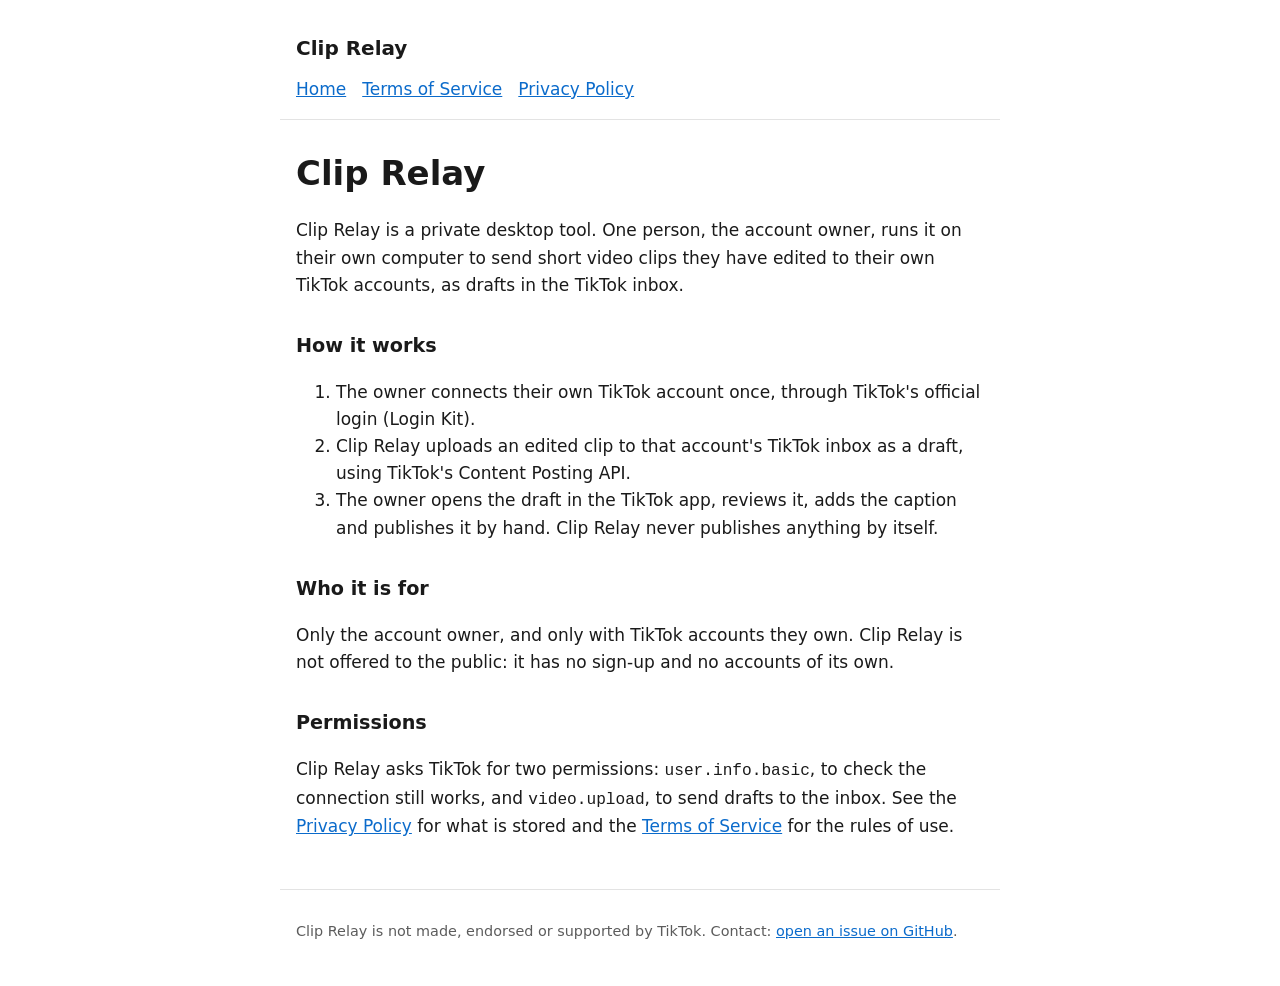
<file: site/index.html>
<!doctype html>
<html lang="en">
<head>
  <meta charset="utf-8">
  <meta name="viewport" content="width=device-width, initial-scale=1">
  <title>Clip Relay</title>
  <meta name="description" content="Clip Relay is a private desktop tool that sends the owner's own edited video clips to their own TikTok accounts as drafts.">
  <link rel="stylesheet" href="style.css">
</head>
<body>
  <header>
    <a class="brand" href="./">Clip Relay</a>
    <nav>
      <a href="./">Home</a>
      <a href="terms.html">Terms of Service</a>
      <a href="privacy.html">Privacy Policy</a>
    </nav>
  </header>
  <main>
    <h1>Clip Relay</h1>
    <p>Clip Relay is a private desktop tool. One person, the account owner, runs it on their own computer to send
      short video clips they have edited to their own TikTok accounts, as drafts in the TikTok inbox.</p>
    <h2>How it works</h2>
    <ol>
      <li>The owner connects their own TikTok account once, through TikTok's official login (Login Kit).</li>
      <li>Clip Relay uploads an edited clip to that account's TikTok inbox as a draft, using TikTok's Content
        Posting API.</li>
      <li>The owner opens the draft in the TikTok app, reviews it, adds the caption and publishes it by hand.
        Clip Relay never publishes anything by itself.</li>
    </ol>
    <h2>Who it is for</h2>
    <p>Only the account owner, and only with TikTok accounts they own. Clip Relay is not offered to the public: it
      has no sign-up and no accounts of its own.</p>
    <h2>Permissions</h2>
    <p>Clip Relay asks TikTok for two permissions: <code>user.info.basic</code>, to check the connection still
      works, and <code>video.upload</code>, to send drafts to the inbox. See the
      <a href="privacy.html">Privacy Policy</a> for what is stored and the
      <a href="terms.html">Terms of Service</a> for the rules of use.</p>
  </main>
  <footer>
    <p>Clip Relay is not made, endorsed or supported by TikTok.
      Contact: <a href="https://github.com/speedysebi/tiktok-upload-app/issues">open an issue on GitHub</a>.</p>
  </footer>
</body>
</html>
</file>
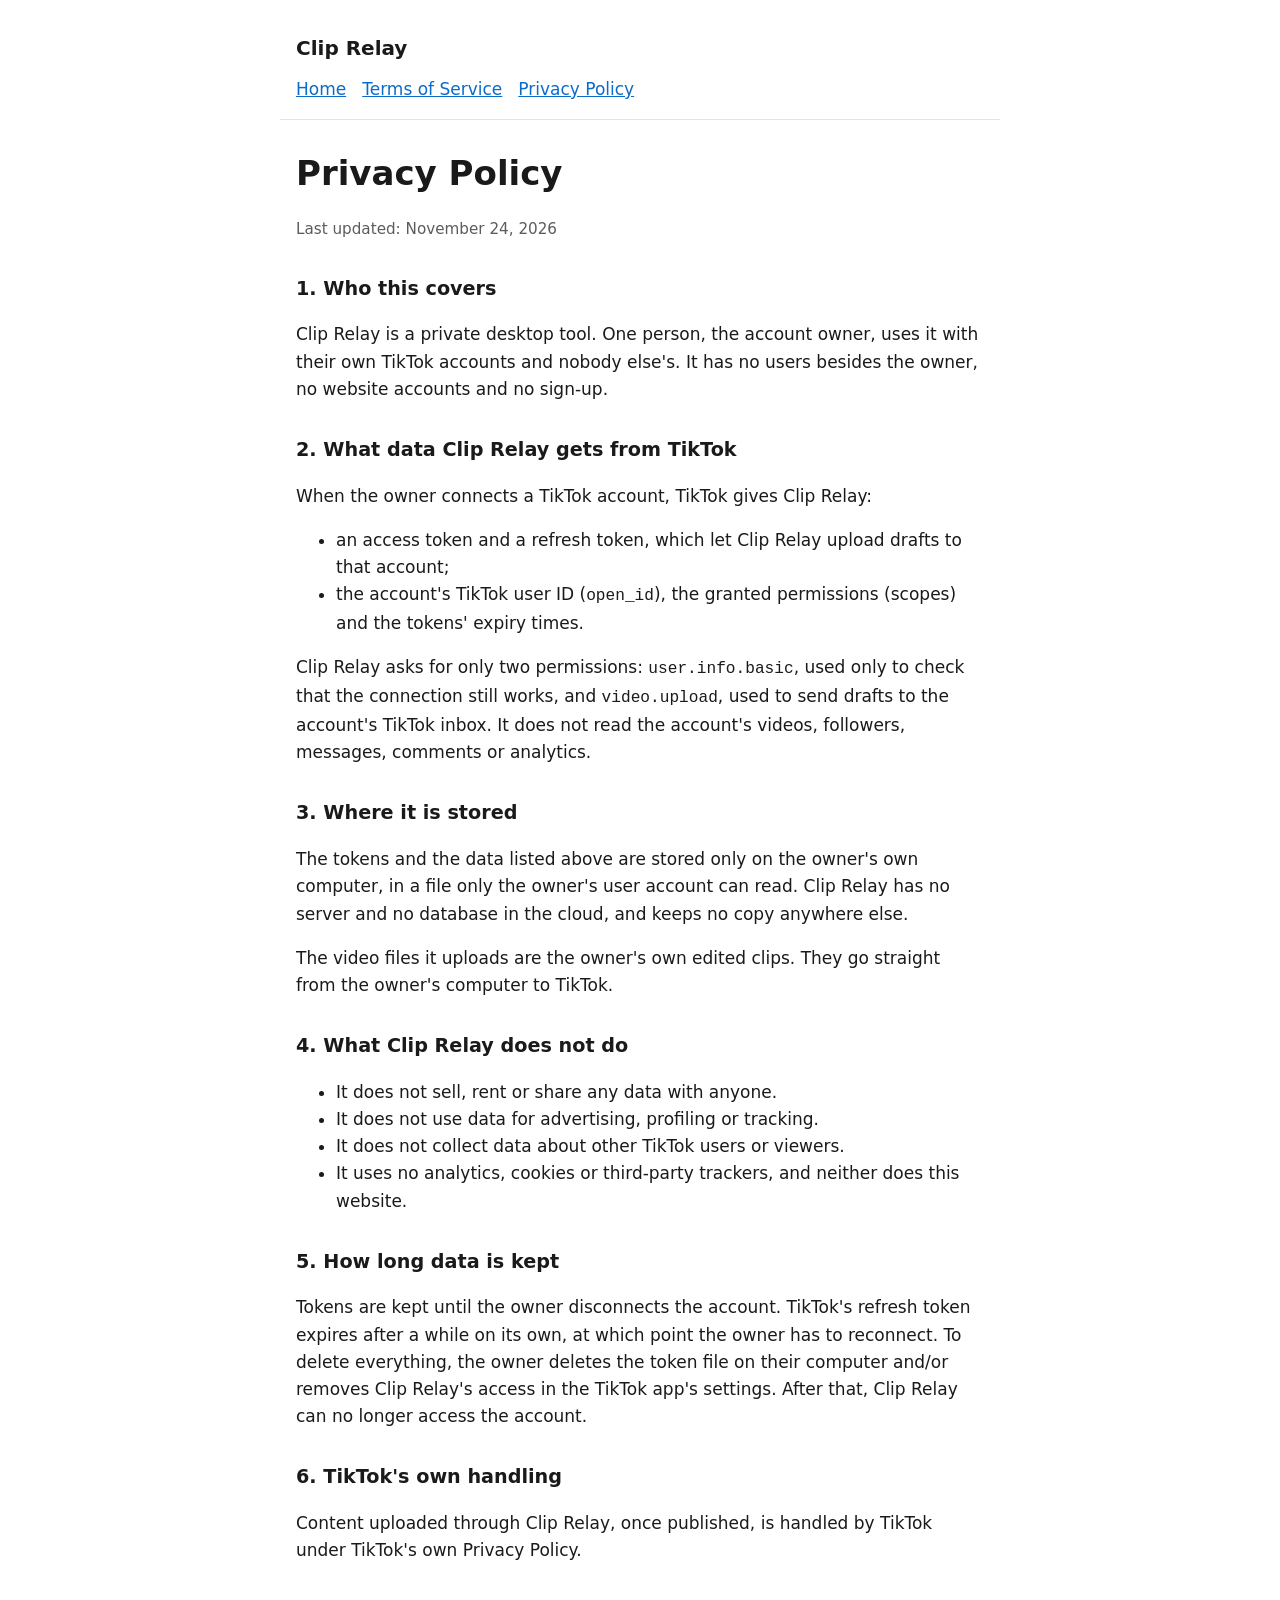
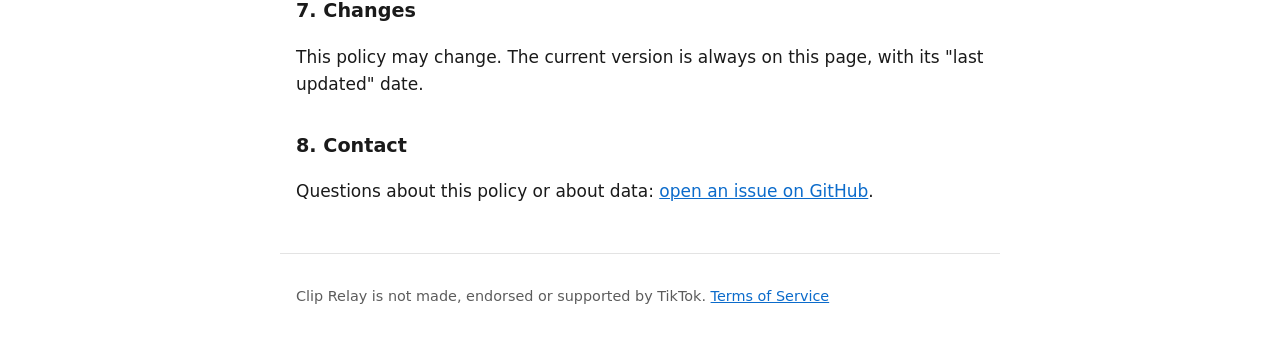
<file: site/privacy.html>
<!doctype html>
<html lang="en">
<head>
  <meta charset="utf-8">
  <meta name="viewport" content="width=device-width, initial-scale=1">
  <title>Privacy Policy | Clip Relay</title>
  <meta name="description" content="Privacy Policy for Clip Relay: what it receives from TikTok, where it is stored, and what it never does.">
  <link rel="stylesheet" href="style.css">
</head>
<body>
  <header>
    <a class="brand" href="./">Clip Relay</a>
    <nav>
      <a href="./">Home</a>
      <a href="terms.html">Terms of Service</a>
      <a href="privacy.html">Privacy Policy</a>
    </nav>
  </header>
  <main>
    <h1>Privacy Policy</h1>
    <p class="updated">Last updated: November 24, 2026</p>

    <h2>1. Who this covers</h2>
    <p>Clip Relay is a private desktop tool. One person, the account owner, uses it with their own TikTok accounts
      and nobody else's. It has no users besides the owner, no website accounts and no sign-up.</p>

    <h2>2. What data Clip Relay gets from TikTok</h2>
    <p>When the owner connects a TikTok account, TikTok gives Clip Relay:</p>
    <ul>
      <li>an access token and a refresh token, which let Clip Relay upload drafts to that account;</li>
      <li>the account's TikTok user ID (<code>open_id</code>), the granted permissions (scopes) and the tokens'
        expiry times.</li>
    </ul>
    <p>Clip Relay asks for only two permissions: <code>user.info.basic</code>, used only to check that the
      connection still works, and <code>video.upload</code>, used to send drafts to the account's TikTok inbox. It
      does not read the account's videos, followers, messages, comments or analytics.</p>

    <h2>3. Where it is stored</h2>
    <p>The tokens and the data listed above are stored only on the owner's own computer, in a file only the
      owner's user account can read. Clip Relay has no server and no database in the cloud, and keeps no copy
      anywhere else.</p>
    <p>The video files it uploads are the owner's own edited clips. They go straight from the owner's computer to
      TikTok.</p>

    <h2>4. What Clip Relay does not do</h2>
    <ul>
      <li>It does not sell, rent or share any data with anyone.</li>
      <li>It does not use data for advertising, profiling or tracking.</li>
      <li>It does not collect data about other TikTok users or viewers.</li>
      <li>It uses no analytics, cookies or third-party trackers, and neither does this website.</li>
    </ul>

    <h2>5. How long data is kept</h2>
    <p>Tokens are kept until the owner disconnects the account. TikTok's refresh token expires after a while on
      its own, at which point the owner has to reconnect. To delete everything, the owner deletes the token file
      on their computer and/or removes Clip Relay's access in the TikTok app's settings. After that, Clip Relay can
      no longer access the account.</p>

    <h2>6. TikTok's own handling</h2>
    <p>Content uploaded through Clip Relay, once published, is handled by TikTok under TikTok's own Privacy
      Policy.</p>

    <h2>7. Changes</h2>
    <p>This policy may change. The current version is always on this page, with its "last updated" date.</p>

    <h2>8. Contact</h2>
    <p>Questions about this policy or about data:
      <a href="https://github.com/speedysebi/tiktok-upload-app/issues">open an issue on GitHub</a>.</p>
  </main>
  <footer>
    <p>Clip Relay is not made, endorsed or supported by TikTok.
      <a href="terms.html">Terms of Service</a></p>
  </footer>
</body>
</html>
</file>
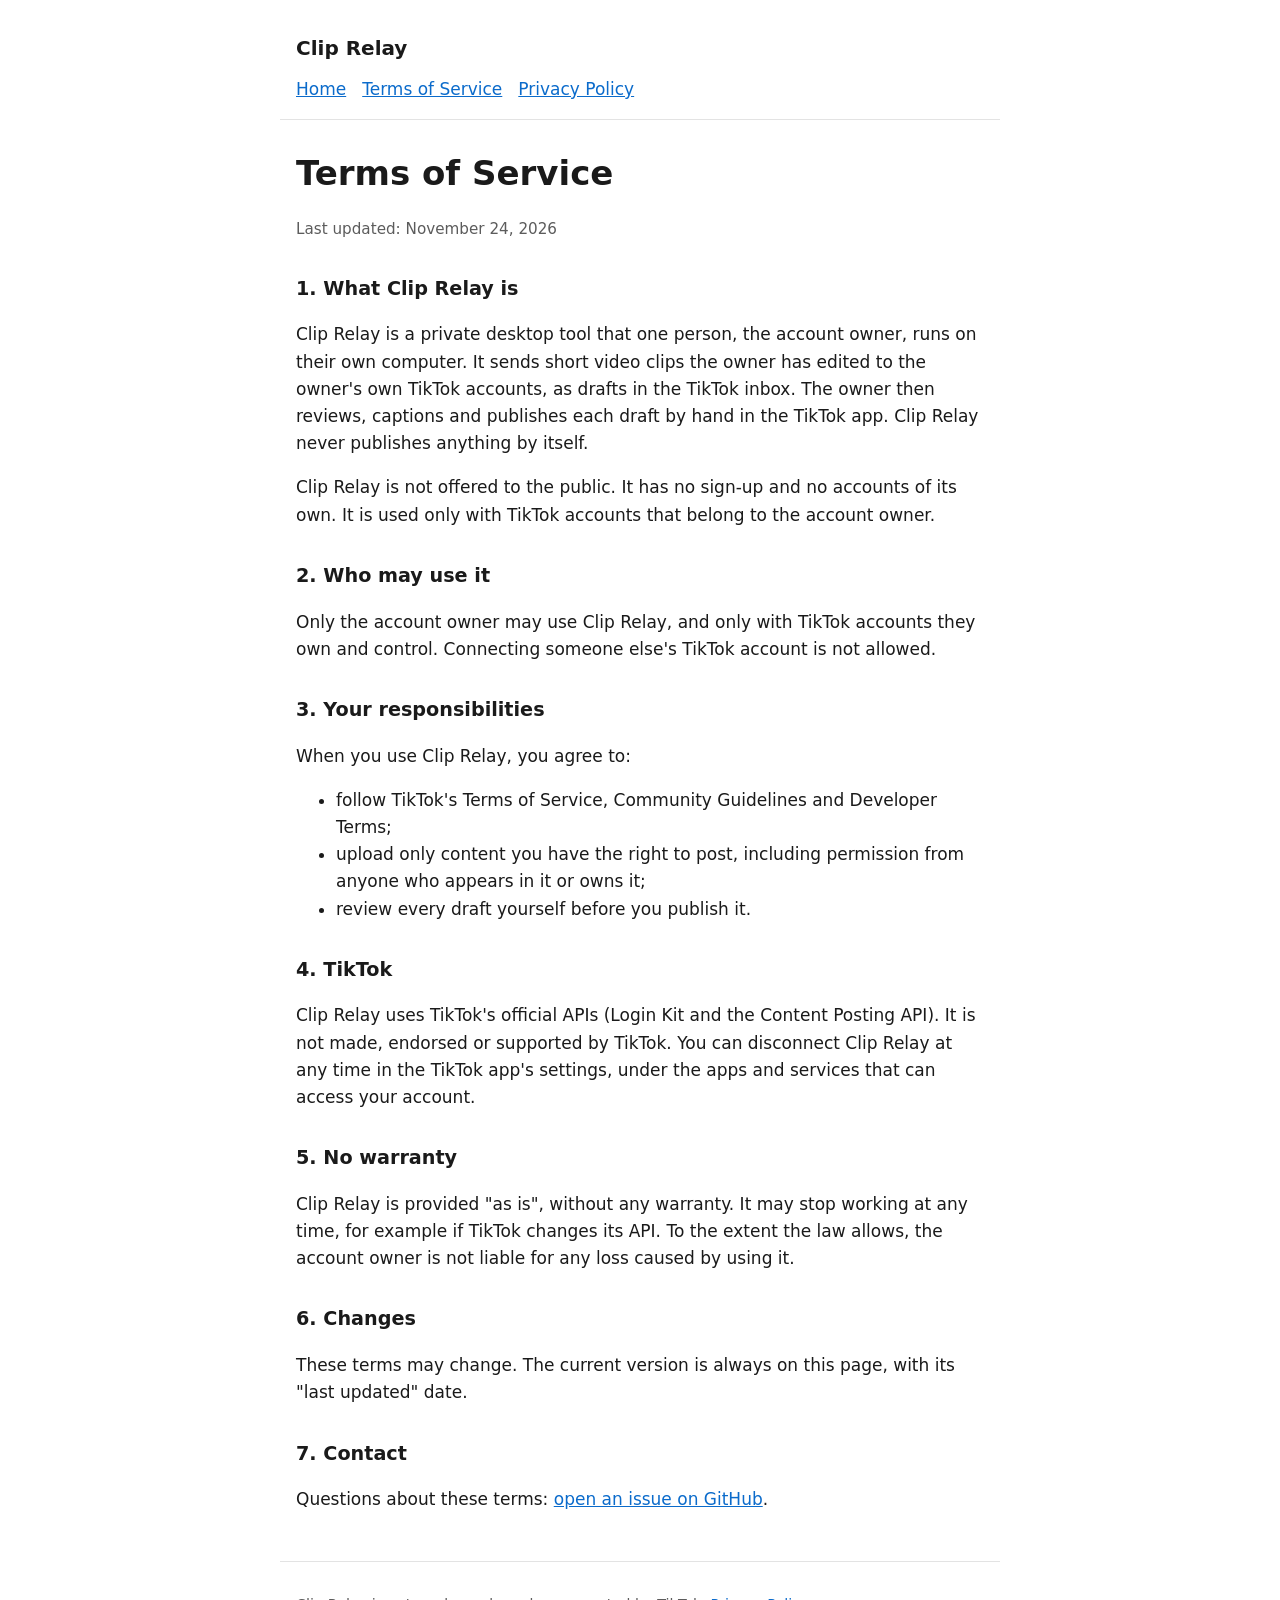
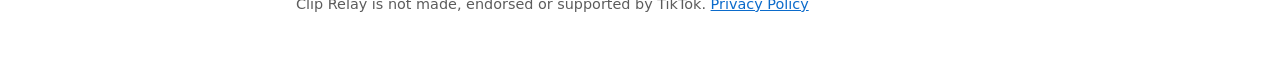
<file: site/terms.html>
<!doctype html>
<html lang="en">
<head>
  <meta charset="utf-8">
  <meta name="viewport" content="width=device-width, initial-scale=1">
  <title>Terms of Service | Clip Relay</title>
  <meta name="description" content="Terms of Service for Clip Relay, a private tool that sends the owner's clips to their own TikTok inbox as drafts.">
  <link rel="stylesheet" href="style.css">
</head>
<body>
  <header>
    <a class="brand" href="./">Clip Relay</a>
    <nav>
      <a href="./">Home</a>
      <a href="terms.html">Terms of Service</a>
      <a href="privacy.html">Privacy Policy</a>
    </nav>
  </header>
  <main>
    <h1>Terms of Service</h1>
    <p class="updated">Last updated: November 24, 2026</p>

    <h2>1. What Clip Relay is</h2>
    <p>Clip Relay is a private desktop tool that one person, the account owner, runs on their own computer. It
      sends short video clips the owner has edited to the owner's own TikTok accounts, as drafts in the TikTok
      inbox. The owner then reviews, captions and publishes each draft by hand in the TikTok app. Clip Relay never
      publishes anything by itself.</p>
    <p>Clip Relay is not offered to the public. It has no sign-up and no accounts of its own. It is used only with
      TikTok accounts that belong to the account owner.</p>

    <h2>2. Who may use it</h2>
    <p>Only the account owner may use Clip Relay, and only with TikTok accounts they own and control. Connecting
      someone else's TikTok account is not allowed.</p>

    <h2>3. Your responsibilities</h2>
    <p>When you use Clip Relay, you agree to:</p>
    <ul>
      <li>follow TikTok's Terms of Service, Community Guidelines and Developer Terms;</li>
      <li>upload only content you have the right to post, including permission from anyone who appears in it or
        owns it;</li>
      <li>review every draft yourself before you publish it.</li>
    </ul>

    <h2>4. TikTok</h2>
    <p>Clip Relay uses TikTok's official APIs (Login Kit and the Content Posting API). It is not made, endorsed or
      supported by TikTok. You can disconnect Clip Relay at any time in the TikTok app's settings, under the apps
      and services that can access your account.</p>

    <h2>5. No warranty</h2>
    <p>Clip Relay is provided "as is", without any warranty. It may stop working at any time, for example if
      TikTok changes its API. To the extent the law allows, the account owner is not liable for any loss caused by
      using it.</p>

    <h2>6. Changes</h2>
    <p>These terms may change. The current version is always on this page, with its "last updated" date.</p>

    <h2>7. Contact</h2>
    <p>Questions about these terms:
      <a href="https://github.com/speedysebi/tiktok-upload-app/issues">open an issue on GitHub</a>.</p>
  </main>
  <footer>
    <p>Clip Relay is not made, endorsed or supported by TikTok.
      <a href="privacy.html">Privacy Policy</a></p>
  </footer>
</body>
</html>
</file>
<file: site/style.css>
:root {
  --bg: #ffffff;
  --fg: #1a1a1a;
  --muted: #5c5c5c;
  --accent: #0b6bcb;
  --line: #e3e3e3;
}
@media (prefers-color-scheme: dark) {
  :root {
    --bg: #111214;
    --fg: #ececec;
    --muted: #a3a3a3;
    --accent: #6cb4ff;
    --line: #2c2e33;
  }
}
* { box-sizing: border-box; }
body {
  margin: 0;
  background: var(--bg);
  color: var(--fg);
  font: 17px/1.6 system-ui, -apple-system, "Segoe UI", Roboto, sans-serif;
}
header, main, footer { max-width: 720px; margin: 0 auto; padding: 0 16px; }
header { padding-top: 32px; border-bottom: 1px solid var(--line); }
header a.brand { color: var(--fg); font-weight: 700; font-size: 1.25rem; text-decoration: none; }
nav { display: flex; gap: 16px; padding: 12px 0 16px; flex-wrap: wrap; }
a { color: var(--accent); }
h1 { line-height: 1.25; margin-top: 32px; }
h2 { margin-top: 32px; font-size: 1.2rem; }
.updated { color: var(--muted); font-size: 0.95rem; }
footer { border-top: 1px solid var(--line); margin-top: 48px; padding-top: 16px; padding-bottom: 32px; color: var(--muted); font-size: 0.9rem; }
code { font-size: 0.95em; }
</file>
